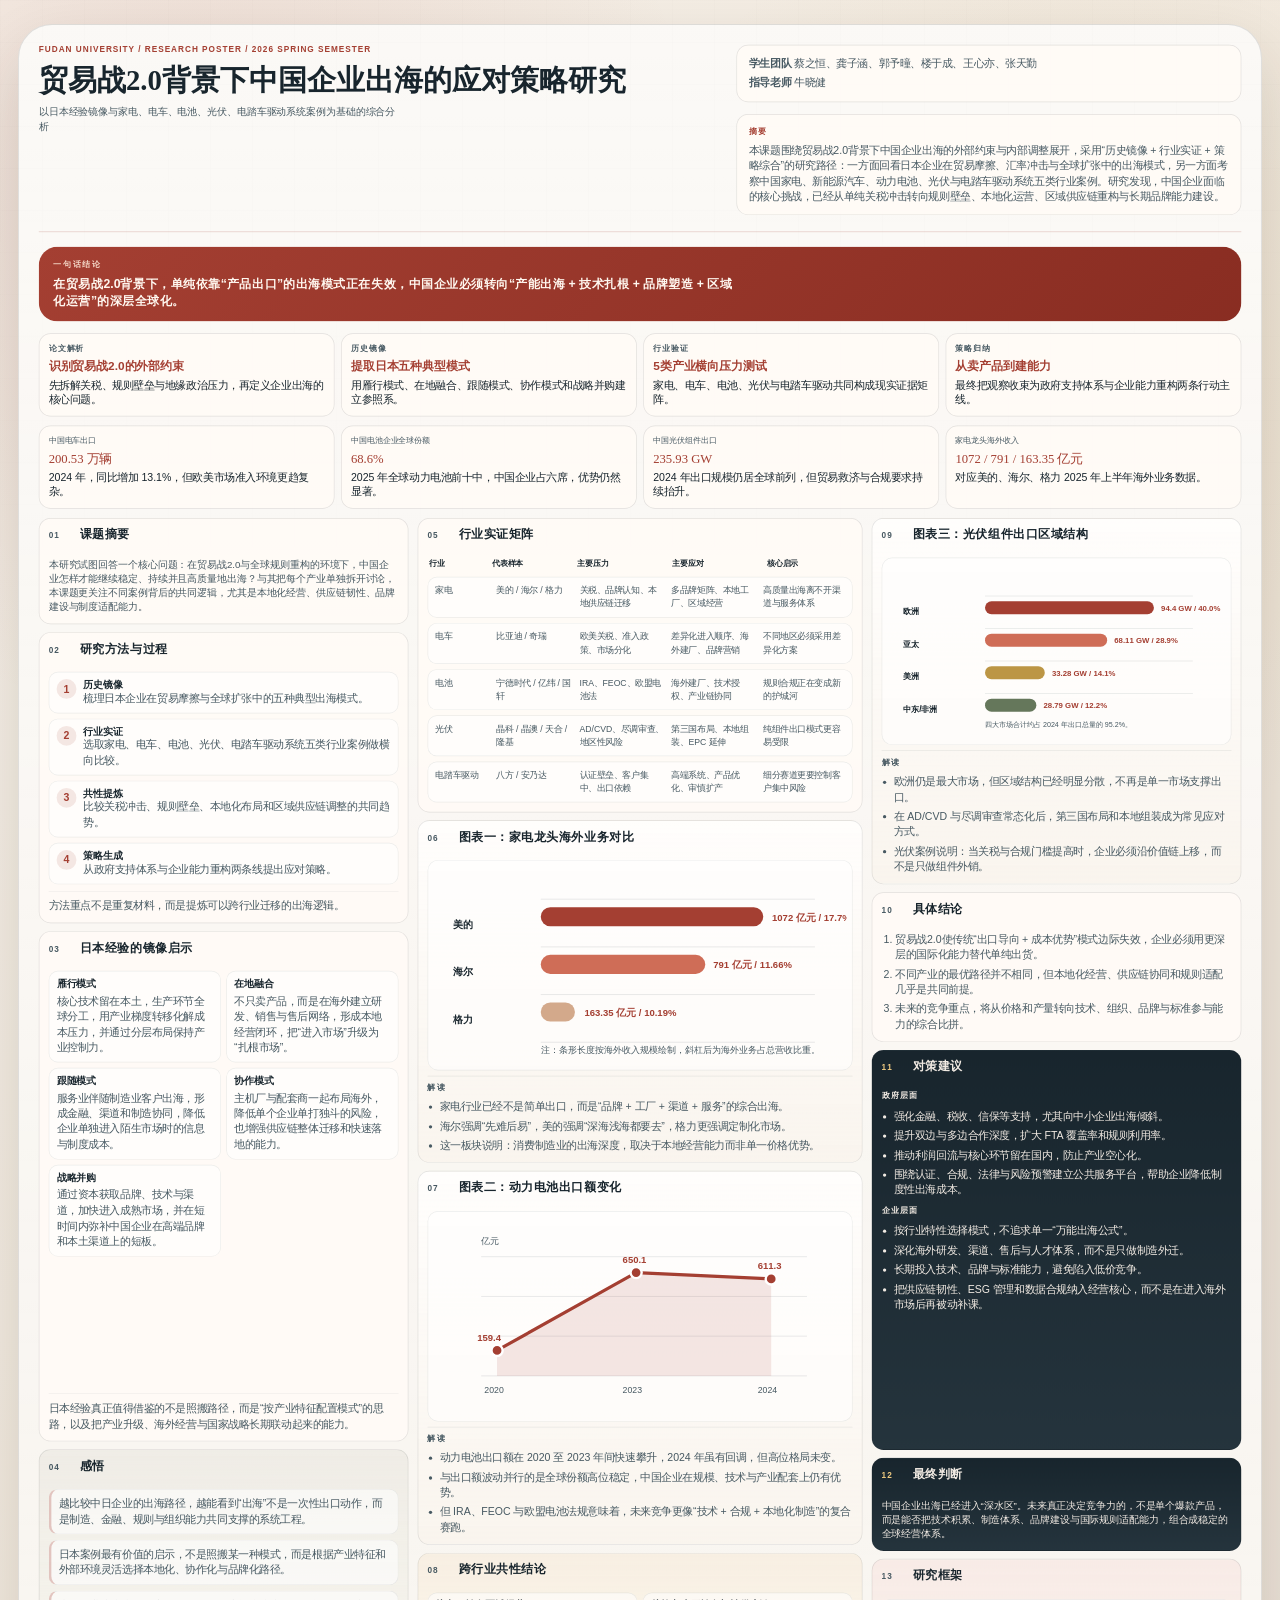
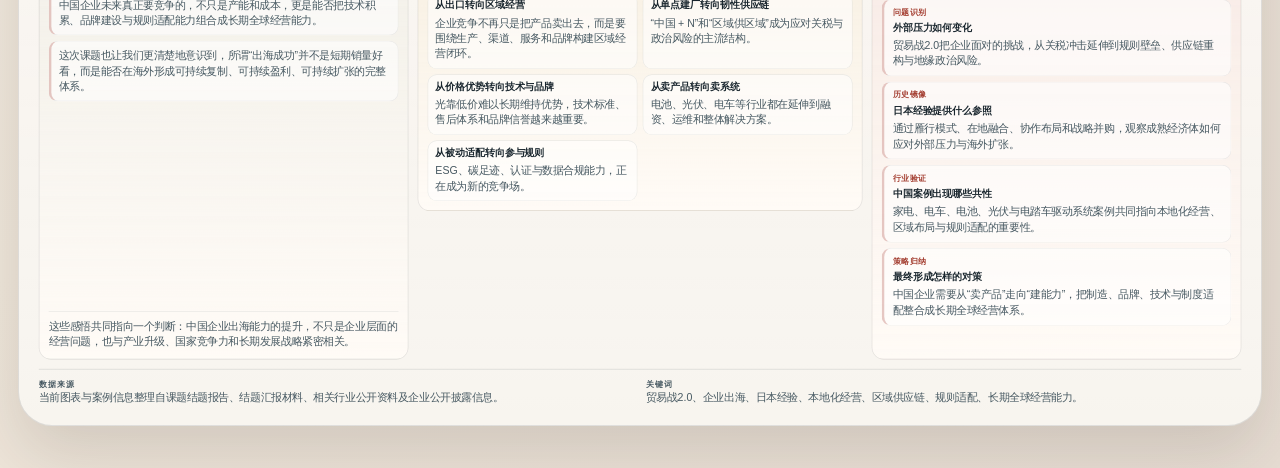
<file: poster/index.html>
<!doctype html>
<html lang="zh-CN">
  <head>
    <meta charset="utf-8" />
    <meta name="viewport" content="width=device-width, initial-scale=1" />
    <title>贸易战2.0背景下中国企业出海的应对策略研究</title>
    <link rel="stylesheet" href="styles.css" />
  </head>
  <body>
    <main class="poster-shell">
      <article class="poster" aria-label="研究海报" data-figma-page="Poster" data-figma-frame="PV-Poster-A1-v1">
        <div class="poster-stage">
        <header class="poster-header">
            <div class="poster-header__main">
              <div class="poster-header__title" data-figma-node="title/main">
                <p class="poster-header__kicker">FUDAN UNIVERSITY / RESEARCH POSTER / 2026 SPRING SEMESTER</p>
                <h1>贸易战2.0背景下中国企业出海的应对策略研究</h1>
                <p class="poster-header__subtitle">
                  以日本经验镜像与家电、电车、电池、光伏、电踏车驱动系统案例为基础的综合分析
                </p>
            </div>
            <div class="poster-header__aside">
              <section class="poster-header__meta" data-figma-node="meta/authors">
                <p><strong>学生团队</strong> 蔡之恒、龚子涵、郭予曈、楼于成、王心亦、张天勤</p>
                <p><strong>指导老师</strong> 牛晓健</p>
              </section>
              <section class="poster-header__summary" data-figma-node="meta/abstract">
                <p class="summary-label">摘要</p>
                <p>
                  本课题围绕贸易战2.0背景下中国企业出海的外部约束与内部调整展开，采用“历史镜像 + 行业实证 +
                  策略综合”的研究路径：一方面回看日本企业在贸易摩擦、汇率冲击与全球扩张中的出海模式，另一方面考察中国家电、新能源汽车、动力电池、光伏与电踏车驱动系统五类行业案例。研究发现，中国企业面临的核心挑战，已经从单纯关税冲击转向规则壁垒、本地化运营、区域供应链重构与长期品牌能力建设。
                </p>
              </section>
            </div>
          </div>
        </header>

        <section class="takeaway-band" data-figma-node="takeaway/main">
          <p class="takeaway-band__label">一句话结论</p>
          <p class="takeaway-band__text">
            在贸易战2.0背景下，单纯依靠“产品出口”的出海模式正在失效，中国企业必须转向“产能出海 + 技术扎根 +
            品牌塑造 + 区域化运营”的深层全球化。
          </p>
        </section>

        <section class="info-grid" data-figma-node="framework/cards">
          <article class="info-card">
            <p class="info-card__label">论文解析</p>
            <p class="info-card__value">识别贸易战2.0的外部约束</p>
            <p class="info-card__note">先拆解关税、规则壁垒与地缘政治压力，再定义企业出海的核心问题。</p>
          </article>
          <article class="info-card">
            <p class="info-card__label">历史镜像</p>
            <p class="info-card__value">提取日本五种典型模式</p>
            <p class="info-card__note">用雁行模式、在地融合、跟随模式、协作模式和战略并购建立参照系。</p>
          </article>
          <article class="info-card">
            <p class="info-card__label">行业验证</p>
            <p class="info-card__value">5类产业横向压力测试</p>
            <p class="info-card__note">家电、电车、电池、光伏与电踏车驱动共同构成现实证据矩阵。</p>
          </article>
          <article class="info-card">
            <p class="info-card__label">策略归纳</p>
            <p class="info-card__value">从卖产品到建能力</p>
            <p class="info-card__note">最终把观察收束为政府支持体系与企业能力重构两条行动主线。</p>
          </article>
        </section>

        <section class="stats-row" data-figma-node="stats/cards">
          <article class="stat-card">
            <p class="stat-card__label">中国电车出口</p>
            <p class="stat-card__value">200.53 万辆</p>
            <p class="stat-card__note">2024 年，同比增加 13.1%，但欧美市场准入环境更趋复杂。</p>
          </article>
          <article class="stat-card">
            <p class="stat-card__label">中国电池企业全球份额</p>
            <p class="stat-card__value">68.6%</p>
            <p class="stat-card__note">2025 年全球动力电池前十中，中国企业占六席，优势仍然显著。</p>
          </article>
          <article class="stat-card">
            <p class="stat-card__label">中国光伏组件出口</p>
            <p class="stat-card__value">235.93 GW</p>
            <p class="stat-card__note">2024 年出口规模仍居全球前列，但贸易救济与合规要求持续抬升。</p>
          </article>
          <article class="stat-card">
            <p class="stat-card__label">家电龙头海外收入</p>
            <p class="stat-card__value">1072 / 791 / 163.35 亿元</p>
            <p class="stat-card__note">对应美的、海尔、格力 2025 年上半年海外业务数据。</p>
          </article>
        </section>

        <section class="poster-grid">
          <div class="poster-column poster-column--edge">
            <section class="panel">
              <div class="panel__head">
                <p class="panel__index">01</p>
                <h2>课题摘要</h2>
              </div>
              <p class="lead-paragraph">
                本研究试图回答一个核心问题：在贸易战2.0与全球规则重构的环境下，中国企业怎样才能继续稳定、持续并且高质量地出海？与其把每个产业单独拆开讨论，本课题更关注不同案例背后的共同逻辑，尤其是本地化经营、供应链韧性、品牌建设与制度适配能力。
              </p>
            </section>

            <section class="panel">
              <div class="panel__head">
                <p class="panel__index">02</p>
                <h2>研究方法与过程</h2>
              </div>
              <div class="method-grid">
                <article class="method-step">
                  <p class="method-step__num">1</p>
                  <div>
                    <h3>历史镜像</h3>
                    <p>梳理日本企业在贸易摩擦与全球扩张中的五种典型出海模式。</p>
                  </div>
                </article>
                <article class="method-step">
                  <p class="method-step__num">2</p>
                  <div>
                    <h3>行业实证</h3>
                    <p>选取家电、电车、电池、光伏、电踏车驱动系统五类行业案例做横向比较。</p>
                  </div>
                </article>
                <article class="method-step">
                  <p class="method-step__num">3</p>
                  <div>
                    <h3>共性提炼</h3>
                    <p>比较关税冲击、规则壁垒、本地化布局和区域供应链调整的共同趋势。</p>
                  </div>
                </article>
                <article class="method-step">
                  <p class="method-step__num">4</p>
                  <div>
                    <h3>策略生成</h3>
                    <p>从政府支持体系与企业能力重构两条线提出应对策略。</p>
                  </div>
                </article>
              </div>
              <p class="panel__summary">方法重点不是重复材料，而是提炼可以跨行业迁移的出海逻辑。</p>
            </section>

            <section class="panel panel--grow" data-figma-node="section/japan-patterns">
              <div class="panel__head">
                <p class="panel__index">03</p>
                <h2>日本经验的镜像启示</h2>
              </div>
              <div class="compact-grid">
                <article class="compact-card">
                  <h3>雁行模式</h3>
                  <p>核心技术留在本土，生产环节全球分工，用产业梯度转移化解成本压力，并通过分层布局保持产业控制力。</p>
                </article>
                <article class="compact-card">
                  <h3>在地融合</h3>
                  <p>不只卖产品，而是在海外建立研发、销售与售后网络，形成本地经营闭环，把“进入市场”升级为“扎根市场”。</p>
                </article>
                <article class="compact-card">
                  <h3>跟随模式</h3>
                  <p>服务业伴随制造业客户出海，形成金融、渠道和制造协同，降低企业单独进入陌生市场时的信息与制度成本。</p>
                </article>
                <article class="compact-card">
                  <h3>协作模式</h3>
                  <p>主机厂与配套商一起布局海外，降低单个企业单打独斗的风险，也增强供应链整体迁移和快速落地的能力。</p>
                </article>
                <article class="compact-card">
                  <h3>战略并购</h3>
                  <p>通过资本获取品牌、技术与渠道，加快进入成熟市场，并在短时间内弥补中国企业在高端品牌和本土渠道上的短板。</p>
                </article>
              </div>
              <p class="panel__summary">日本经验真正值得借鉴的不是照搬路径，而是“按产业特征配置模式”的思路，以及把产业升级、海外经营与国家战略长期联动起来的能力。</p>
            </section>

            <section class="panel panel--reflection panel--grow">
              <div class="panel__head">
                <p class="panel__index">04</p>
                <h2>感悟</h2>
              </div>
              <div class="reflection-list">
                <article class="reflection-item">
                  <p>越比较中日企业的出海路径，越能看到“出海”不是一次性出口动作，而是制造、金融、规则与组织能力共同支撑的系统工程。</p>
                </article>
                <article class="reflection-item">
                  <p>日本案例最有价值的启示，不是照搬某一种模式，而是根据产业特征和外部环境灵活选择本地化、协作化与品牌化路径。</p>
                </article>
                <article class="reflection-item">
                  <p>中国企业未来真正要竞争的，不只是产能和成本，更是能否把技术积累、品牌建设与规则适配能力组合成长期全球经营能力。</p>
                </article>
                <article class="reflection-item">
                  <p>这次课题也让我们更清楚地意识到，所谓“出海成功”并不是短期销量好看，而是能否在海外形成可持续复制、可持续盈利、可持续扩张的完整体系。</p>
                </article>
              </div>
              <p class="panel__summary">这些感悟共同指向一个判断：中国企业出海能力的提升，不只是企业层面的经营问题，也与产业升级、国家竞争力和长期发展战略紧密相关。</p>
            </section>
          </div>

          <div class="poster-column poster-column--wide">
            <section class="panel" data-figma-node="section/china-industry-matrix">
              <div class="panel__head">
                <p class="panel__index">05</p>
                <h2>行业实证矩阵</h2>
              </div>
              <div class="sector-table">
                <div class="sector-table__head">
                  <span>行业</span>
                  <span>代表样本</span>
                  <span>主要压力</span>
                  <span>主要应对</span>
                  <span>核心启示</span>
                </div>
                <div class="sector-table__row">
                  <span>家电</span>
                  <span>美的 / 海尔 / 格力</span>
                  <span>关税、品牌认知、本地供应链迁移</span>
                  <span>多品牌矩阵、本地工厂、区域经营</span>
                  <span>高质量出海离不开渠道与服务体系</span>
                </div>
                <div class="sector-table__row">
                  <span>电车</span>
                  <span>比亚迪 / 奇瑞</span>
                  <span>欧美关税、准入政策、市场分化</span>
                  <span>差异化进入顺序、海外建厂、品牌营销</span>
                  <span>不同地区必须采用差异化方案</span>
                </div>
                <div class="sector-table__row">
                  <span>电池</span>
                  <span>宁德时代 / 亿纬 / 国轩</span>
                  <span>IRA、FEOC、欧盟电池法</span>
                  <span>海外建厂、技术授权、产业链协同</span>
                  <span>规则合规正在变成新的护城河</span>
                </div>
                <div class="sector-table__row">
                  <span>光伏</span>
                  <span>晶科 / 晶澳 / 天合 / 隆基</span>
                  <span>AD/CVD、尽调审查、地区性风险</span>
                  <span>第三国布局、本地组装、EPC 延伸</span>
                  <span>纯组件出口模式更容易受限</span>
                </div>
                <div class="sector-table__row">
                  <span>电踏车驱动</span>
                  <span>八方 / 安乃达</span>
                  <span>认证壁垒、客户集中、出口依赖</span>
                  <span>高端系统、产品优化、审慎扩产</span>
                  <span>细分赛道更要控制客户集中风险</span>
                </div>
              </div>
            </section>

            <section class="panel panel--chart">
              <div class="panel__head">
                <p class="panel__index">06</p>
                <h2>图表一：家电龙头海外业务对比</h2>
              </div>
              <div class="chart-layout">
                <svg class="chart-svg" viewBox="0 0 520 250" role="img" aria-label="家电龙头海外业务对比图">
                  <line class="chart-gridline" x1="135" y1="42" x2="480" y2="42" />
                  <line class="chart-gridline" x1="135" y1="102" x2="480" y2="102" />
                  <line class="chart-gridline" x1="135" y1="162" x2="480" y2="162" />
                  <line class="chart-gridline" x1="135" y1="222" x2="480" y2="222" />
                  <text class="chart-label" x="24" y="78">美的</text>
                  <text class="chart-label" x="24" y="138">海尔</text>
                  <text class="chart-label" x="24" y="198">格力</text>
                  <rect class="chart-bar chart-bar--primary" x="135" y="52" width="280" height="24" rx="12" />
                  <rect class="chart-bar chart-bar--secondary" x="135" y="112" width="207" height="24" rx="12" />
                  <rect class="chart-bar chart-bar--muted" x="135" y="172" width="43" height="24" rx="12" />
                  <text class="chart-value" x="426" y="69">1072 亿元 / 17.7%</text>
                  <text class="chart-value" x="352" y="129">791 亿元 / 11.66%</text>
                  <text class="chart-value" x="190" y="189">163.35 亿元 / 10.19%</text>
                  <text class="chart-axis" x="135" y="236">注：条形长度按海外收入规模绘制，斜杠后为海外业务占总营收比重。</text>
                </svg>
                <div class="chart-note">
                  <p class="chart-note__title">解读</p>
                  <ul>
                    <li>家电行业已经不是简单出口，而是“品牌 + 工厂 + 渠道 + 服务”的综合出海。</li>
                    <li>海尔强调“先难后易”，美的强调“深海浅海都要去”，格力更强调定制化市场。</li>
                    <li>这一板块说明：消费制造业的出海深度，取决于本地经营能力而非单一价格优势。</li>
                  </ul>
                </div>
              </div>
            </section>

            <section class="panel panel--chart">
              <div class="panel__head">
                <p class="panel__index">07</p>
                <h2>图表二：动力电池出口额变化</h2>
              </div>
              <div class="chart-layout">
                <svg class="chart-svg" viewBox="0 0 520 250" role="img" aria-label="动力电池出口额变化图">
                  <line class="chart-gridline" x1="60" y1="200" x2="470" y2="200" />
                  <line class="chart-gridline" x1="60" y1="150" x2="470" y2="150" />
                  <line class="chart-gridline" x1="60" y1="100" x2="470" y2="100" />
                  <line class="chart-gridline" x1="60" y1="50" x2="470" y2="50" />
                  <path class="chart-area" d="M80 168 L255 70 L425 78 L425 200 L80 200 Z" />
                  <path class="chart-line" d="M80 168 L255 70 L425 78" />
                  <circle class="chart-point" cx="80" cy="168" r="7" />
                  <circle class="chart-point" cx="255" cy="70" r="7" />
                  <circle class="chart-point" cx="425" cy="78" r="7" />
                  <text class="chart-axis" x="64" y="222">2020</text>
                  <text class="chart-axis" x="238" y="222">2023</text>
                  <text class="chart-axis" x="408" y="222">2024</text>
                  <text class="chart-value" x="55" y="156">159.4</text>
                  <text class="chart-value" x="238" y="58">650.1</text>
                  <text class="chart-value" x="408" y="66">611.3</text>
                  <text class="chart-axis" x="60" y="34">亿元</text>
                </svg>
                <div class="chart-note">
                  <p class="chart-note__title">解读</p>
                  <ul>
                    <li>动力电池出口额在 2020 至 2023 年间快速攀升，2024 年虽有回调，但高位格局未变。</li>
                    <li>与出口额波动并行的是全球份额高位稳定，中国企业在规模、技术与产业配套上仍有优势。</li>
                    <li>但 IRA、FEOC 与欧盟电池法规意味着，未来竞争更像“技术 + 合规 + 本地化制造”的复合赛跑。</li>
                  </ul>
                </div>
              </div>
            </section>

            <section class="panel panel--accent" data-figma-node="section/cross-case-findings">
              <div class="panel__head">
                <p class="panel__index">08</p>
                <h2>跨行业共性结论</h2>
              </div>
              <div class="trend-grid">
                <article class="trend-card">
                  <h3>从出口转向区域经营</h3>
                  <p>企业竞争不再只是把产品卖出去，而是要围绕生产、渠道、服务和品牌构建区域经营闭环。</p>
                </article>
                <article class="trend-card">
                  <h3>从单点建厂转向韧性供应链</h3>
                  <p>“中国 + N”和“区域供区域”成为应对关税与政治风险的主流结构。</p>
                </article>
                <article class="trend-card">
                  <h3>从价格优势转向技术与品牌</h3>
                  <p>光靠低价难以长期维持优势，技术标准、售后体系和品牌信誉越来越重要。</p>
                </article>
                <article class="trend-card">
                  <h3>从卖产品转向卖系统</h3>
                  <p>电池、光伏、电车等行业都在延伸到融资、运维和整体解决方案。</p>
                </article>
                <article class="trend-card">
                  <h3>从被动适配转向参与规则</h3>
                  <p>ESG、碳足迹、认证与数据合规能力，正在成为新的竞争场。</p>
                </article>
              </div>
            </section>
          </div>

          <div class="poster-column poster-column--edge">
            <section class="panel panel--chart">
              <div class="panel__head">
                <p class="panel__index">09</p>
                <h2>图表三：光伏组件出口区域结构</h2>
              </div>
              <div class="chart-layout chart-layout--stacked">
                <svg class="chart-svg" viewBox="0 0 520 270" role="img" aria-label="2024年中国光伏组件出口区域分布图">
                  <line class="chart-gridline" x1="150" y1="50" x2="470" y2="50" />
                  <line class="chart-gridline" x1="150" y1="100" x2="470" y2="100" />
                  <line class="chart-gridline" x1="150" y1="150" x2="470" y2="150" />
                  <line class="chart-gridline" x1="150" y1="200" x2="470" y2="200" />
                  <text class="chart-label" x="24" y="78">欧洲</text>
                  <text class="chart-label" x="24" y="128">亚太</text>
                  <text class="chart-label" x="24" y="178">美洲</text>
                  <text class="chart-label" x="24" y="228">中东/非洲</text>
                  <rect class="chart-bar chart-bar--primary" x="150" y="58" width="260" height="20" rx="10" />
                  <rect class="chart-bar chart-bar--secondary" x="150" y="108" width="188" height="20" rx="10" />
                  <rect class="chart-bar chart-bar--gold" x="150" y="158" width="92" height="20" rx="10" />
                  <rect class="chart-bar chart-bar--olive" x="150" y="208" width="79" height="20" rx="10" />
                  <text class="chart-value" x="421" y="73">94.4 GW / 40.0%</text>
                  <text class="chart-value" x="349" y="123">68.11 GW / 28.9%</text>
                  <text class="chart-value" x="253" y="173">33.28 GW / 14.1%</text>
                  <text class="chart-value" x="240" y="223">28.79 GW / 12.2%</text>
                  <text class="chart-axis" x="150" y="252">四大市场合计约占 2024 年出口总量的 95.2%。</text>
                </svg>
                <div class="chart-note">
                  <p class="chart-note__title">解读</p>
                  <ul>
                    <li>欧洲仍是最大市场，但区域结构已经明显分散，不再是单一市场支撑出口。</li>
                    <li>在 AD/CVD 与尽调审查常态化后，第三国布局和本地组装成为常见应对方式。</li>
                    <li>光伏案例说明：当关税与合规门槛提高时，企业必须沿价值链上移，而不是只做组件外销。</li>
                  </ul>
                </div>
              </div>
            </section>

            <section class="panel">
              <div class="panel__head">
                <p class="panel__index">10</p>
                <h2>具体结论</h2>
              </div>
              <ol class="finding-list">
                <li>贸易战2.0使传统“出口导向 + 成本优势”模式边际失效，企业必须用更深层的国际化能力替代单纯出货。</li>
                <li>不同产业的最优路径并不相同，但本地化经营、供应链协同和规则适配几乎是共同前提。</li>
                <li>未来的竞争重点，将从价格和产量转向技术、组织、品牌与标准参与能力的综合比拼。</li>
              </ol>
            </section>

            <section class="panel panel--dark panel--grow" data-figma-node="section/recommendations">
              <div class="panel__head panel__head--dark">
                <p class="panel__index">11</p>
                <h2>对策建议</h2>
              </div>
              <div class="dual-action">
                <div class="action-block">
                  <p class="action-block__title">政府层面</p>
                  <ul class="action-list">
                    <li>强化金融、税收、信保等支持，尤其向中小企业出海倾斜。</li>
                    <li>提升双边与多边合作深度，扩大 FTA 覆盖率和规则利用率。</li>
                    <li>推动利润回流与核心环节留在国内，防止产业空心化。</li>
                    <li>围绕认证、合规、法律与风险预警建立公共服务平台，帮助企业降低制度性出海成本。</li>
                  </ul>
                </div>
                <div class="action-block">
                  <p class="action-block__title">企业层面</p>
                  <ul class="action-list">
                    <li>按行业特性选择模式，不追求单一“万能出海公式”。</li>
                    <li>深化海外研发、渠道、售后与人才体系，而不是只做制造外迁。</li>
                    <li>长期投入技术、品牌与标准能力，避免陷入低价竞争。</li>
                    <li>把供应链韧性、ESG 管理和数据合规纳入经营核心，而不是在进入海外市场后再被动补课。</li>
                  </ul>
                </div>
              </div>
            </section>

            <section class="panel panel--dark">
              <div class="panel__head panel__head--dark">
                <p class="panel__index">12</p>
                <h2>最终判断</h2>
              </div>
              <p class="panel__closing">
                中国企业出海已经进入“深水区”。未来真正决定竞争力的，不是单个爆款产品，而是能否把技术积累、制造体系、品牌建设与国际规则适配能力，组合成稳定的全球经营体系。
              </p>
            </section>

            <section class="panel panel--framework panel--grow" data-figma-node="section/research-framework">
              <div class="panel__head">
                <p class="panel__index">13</p>
                <h2>研究框架</h2>
              </div>
              <div class="roadmap">
                <article class="roadmap-step">
                  <p class="roadmap-step__tag">问题识别</p>
                  <h3>外部压力如何变化</h3>
                  <p>贸易战2.0把企业面对的挑战，从关税冲击延伸到规则壁垒、供应链重构与地缘政治风险。</p>
                </article>
                <article class="roadmap-step">
                  <p class="roadmap-step__tag">历史镜像</p>
                  <h3>日本经验提供什么参照</h3>
                  <p>通过雁行模式、在地融合、协作布局和战略并购，观察成熟经济体如何应对外部压力与海外扩张。</p>
                </article>
                <article class="roadmap-step">
                  <p class="roadmap-step__tag">行业验证</p>
                  <h3>中国案例出现哪些共性</h3>
                  <p>家电、电车、电池、光伏与电踏车驱动系统案例共同指向本地化经营、区域布局与规则适配的重要性。</p>
                </article>
                <article class="roadmap-step">
                  <p class="roadmap-step__tag">策略归纳</p>
                  <h3>最终形成怎样的对策</h3>
                  <p>中国企业需要从“卖产品”走向“建能力”，把制造、品牌、技术与制度适配整合成长期全球经营体系。</p>
                </article>
              </div>
            </section>
          </div>
        </section>

        <footer class="poster-footer">
          <div>
            <p class="poster-footer__label">数据来源</p>
            <p>当前图表与案例信息整理自课题结题报告、结题汇报材料、相关行业公开资料及企业公开披露信息。</p>
          </div>
          <div>
            <p class="poster-footer__label">关键词</p>
            <p>贸易战2.0、企业出海、日本经验、本地化经营、区域供应链、规则适配、长期全球经营能力。</p>
          </div>
        </footer>
        </div>
      </article>
    </main>
    <script>
      const isFigmaCapture = window.location.hash.includes("figmacapture=");
      if (isFigmaCapture) {
        document.documentElement.classList.add("is-figma-capture");
        const figmaCaptureScript = document.createElement("script");
        figmaCaptureScript.src = "https://mcp.figma.com/mcp/html-to-design/capture.js";
        figmaCaptureScript.async = true;
        document.head.appendChild(figmaCaptureScript);
      }

      const searchParams = new URLSearchParams(window.location.search);
      if (searchParams.get("measure") === "1") {
        window.addEventListener("load", () => {
          const poster = document.querySelector(".poster");
          const stage = document.querySelector(".poster-stage");
          const debug = document.createElement("pre");
          debug.id = "measure-output";
          debug.textContent = JSON.stringify(
            {
              innerWidth: window.innerWidth,
              innerHeight: window.innerHeight,
              posterClientWidth: poster?.clientWidth ?? null,
              posterClientHeight: poster?.clientHeight ?? null,
              posterScrollWidth: poster?.scrollWidth ?? null,
              posterScrollHeight: poster?.scrollHeight ?? null,
              posterRectHeight: poster?.getBoundingClientRect().height ?? null,
              stageClientWidth: stage?.clientWidth ?? null,
              stageClientHeight: stage?.clientHeight ?? null,
              stageScrollHeight: stage?.scrollHeight ?? null,
              stageRectHeight: stage?.getBoundingClientRect().height ?? null,
            },
            null,
            2
          );
          debug.style.position = "fixed";
          debug.style.right = "12px";
          debug.style.bottom = "12px";
          debug.style.zIndex = "9999";
          debug.style.maxWidth = "320px";
          debug.style.padding = "10px 12px";
          debug.style.borderRadius = "12px";
          debug.style.background = "rgba(24, 37, 45, 0.92)";
          debug.style.color = "#fff";
          debug.style.font = "12px/1.5 monospace";
          document.body.appendChild(debug);
        });
      }
    </script>
  </body>
</html>
</file>
<file: poster/styles.css>
:root {
  --a1-ratio: 594 / 841;
  --screen-poster-width: 1414px;
  --screen-poster-height: 2002px;
  --capture-poster-width: 2100px;
  --capture-poster-height: 2974px;
  --poster-stage-scale: 0.66;
  --paper: #f3ede4;
  --paper-strong: #e8ddd0;
  --panel: rgba(255, 251, 246, 0.88);
  --ink: #18252d;
  --ink-soft: #475962;
  --accent: #a43f32;
  --accent-soft: #cf6d57;
  --gold: #bc9645;
  --olive: #65775b;
  --line: rgba(24, 37, 45, 0.12);
  --shadow: 0 28px 64px rgba(43, 34, 25, 0.14);
  --radius-lg: 28px;
  --radius-md: 18px;
  --radius-sm: 14px;
}

* {
  box-sizing: border-box;
}

html {
  font-size: 16px;
}

body {
  margin: 0;
  color: var(--ink);
  font-family: "Noto Sans SC", "Source Han Sans SC", "Microsoft YaHei", sans-serif;
  background:
    radial-gradient(circle at 15% 10%, rgba(164, 63, 50, 0.13), transparent 24%),
    radial-gradient(circle at 82% 18%, rgba(188, 150, 69, 0.12), transparent 24%),
    linear-gradient(135deg, #f6f0e8 0%, #efe6da 56%, #e7ddd3 100%);
}

body::before {
  content: "";
  position: fixed;
  inset: 0;
  pointer-events: none;
  background-image:
    linear-gradient(rgba(24, 37, 45, 0.024) 1px, transparent 1px),
    linear-gradient(90deg, rgba(24, 37, 45, 0.024) 1px, transparent 1px);
  background-size: 42px 42px;
  mask-image: linear-gradient(to bottom, rgba(0, 0, 0, 0.38), transparent 78%);
}

.poster-shell {
  padding: 24px 18px 42px;
  display: flex;
  justify-content: center;
}

.poster {
  width: min(100%, var(--screen-poster-width));
  height: var(--screen-poster-height);
  margin: 0;
  padding: 0;
  border: 1px solid var(--line);
  border-radius: 34px;
  background:
    linear-gradient(180deg, rgba(255, 255, 255, 0.68), rgba(255, 255, 255, 0.42)),
    var(--paper);
  box-shadow: var(--shadow);
  overflow: hidden;
}

.poster-stage {
  width: calc(100% / var(--poster-stage-scale));
  height: calc(100% / var(--poster-stage-scale));
  min-height: calc(100% / var(--poster-stage-scale));
  padding: 30px;
  transform: scale(var(--poster-stage-scale));
  transform-origin: top left;
  display: flex;
  flex-direction: column;
}

.poster-header {
  padding-bottom: 24px;
  border-bottom: 2px solid rgba(164, 63, 50, 0.14);
}

.poster-header__main {
  display: grid;
  grid-template-columns: minmax(0, 1.15fr) minmax(360px, 0.85fr);
  gap: 22px;
  align-items: start;
}

.poster-header__aside {
  display: grid;
  gap: 18px;
}

.poster-header__kicker,
.eyebrow,
.takeaway-band__label,
.info-card__label,
.panel__index,
.summary-label,
.poster-footer__label {
  text-transform: uppercase;
  letter-spacing: 0.12em;
  font-weight: 700;
}

.poster-header__kicker {
  margin: 0 0 18px;
  color: var(--accent);
  font-size: 0.78rem;
}

.poster-header__meta,
.poster-header__summary,
.info-card,
.stat-card,
.panel {
  border: 1px solid var(--line);
  border-radius: var(--radius-md);
  background: var(--panel);
}

.poster-header__meta,
.poster-header__summary {
  padding: 16px 18px;
}

.poster-header__meta p,
.poster-header__summary p,
.poster-footer p,
.panel p,
.panel li {
  margin: 0;
  color: var(--ink-soft);
  line-height: 1.46;
}

.poster-header__meta p + p {
  margin-top: 6px;
}

h1,
h2,
h3 {
  margin: 0;
  font-family: "Noto Serif SC", "Source Han Serif SC", "Songti SC", serif;
}

h1 {
  font-size: clamp(2.28rem, 3.4vw, 3.5rem);
  line-height: 1.02;
}

h2 {
  font-size: clamp(1.14rem, 1.45vw, 1.58rem);
  line-height: 1.12;
}

h3 {
  font-size: 0.92rem;
  line-height: 1.18;
}

.eyebrow {
  margin: 0 0 10px;
  color: var(--ink-soft);
  font-size: 0.82rem;
}

.poster-header__subtitle {
  margin-top: 14px;
  max-width: 34rem;
  color: var(--ink-soft);
  font-size: 0.95rem;
  line-height: 1.46;
}

.summary-label {
  margin-bottom: 8px !important;
  color: var(--accent) !important;
  font-size: 0.78rem;
}

.takeaway-band {
  margin: 22px 0 18px;
  padding: 18px 22px;
  border-radius: var(--radius-lg);
  background:
    linear-gradient(135deg, rgba(164, 63, 50, 0.96), rgba(136, 44, 33, 0.96)),
    var(--accent);
  color: #fff7ef;
}

.takeaway-band__label {
  margin: 0 0 10px;
  color: rgba(255, 237, 220, 0.88);
  font-size: 0.8rem;
}

.takeaway-band__text {
  margin: 0;
  max-width: 65rem;
  font-size: clamp(1.08rem, 1.45vw, 1.56rem);
  line-height: 1.34;
  font-weight: 700;
}

.info-grid,
.stats-row {
  display: grid;
  gap: 10px;
  align-items: stretch;
}

.info-grid {
  grid-template-columns: repeat(4, minmax(0, 1fr));
}

.stats-row {
  grid-template-columns: repeat(4, minmax(0, 1fr));
  margin-top: 14px;
}

.info-card,
.stat-card,
.panel {
  padding: 14px;
}

.info-card,
.stat-card {
  height: 100%;
}

.info-card__label,
.stat-card__label {
  margin: 0 0 8px;
  color: var(--ink-soft);
  font-size: 0.78rem;
}

.info-card__value {
  margin: 0 0 8px;
  color: var(--accent);
  font-size: 1.12rem;
  line-height: 1.18;
  font-weight: 700;
}

.info-card__note,
.stat-card__note {
  margin: 0;
}

.stat-card__value {
  margin: 0 0 8px;
  color: var(--accent);
  font-family: "Noto Serif SC", "Source Han Serif SC", "Songti SC", serif;
  font-size: clamp(1.2rem, 1.48vw, 1.72rem);
  line-height: 1.08;
}

.poster-grid {
  display: grid;
  grid-template-columns: minmax(0, 0.98fr) minmax(0, 1.18fr) minmax(0, 0.98fr);
  gap: 14px;
  margin-top: 14px;
  flex: 1 1 auto;
  min-height: 0;
  align-items: stretch;
}

.poster-column {
  display: flex;
  flex-direction: column;
  gap: 12px;
  min-height: 0;
}

.poster-column--edge {
  justify-content: stretch;
}

.panel--accent {
  background:
    linear-gradient(180deg, rgba(188, 150, 69, 0.11), rgba(255, 251, 246, 0.88)),
    var(--panel);
}

.panel--dark {
  background:
    linear-gradient(180deg, rgba(24, 37, 45, 0.98), rgba(37, 52, 61, 0.98)),
    var(--ink);
  color: rgba(255, 247, 238, 0.94);
}

.panel--reflection {
  background:
    linear-gradient(180deg, rgba(101, 119, 91, 0.1), rgba(255, 251, 246, 0.88)),
    var(--panel);
}

.panel--chart {
  background:
    linear-gradient(180deg, rgba(255, 255, 255, 0.62), rgba(249, 244, 237, 0.9)),
    var(--panel);
}

.panel--figma {
  background:
    linear-gradient(180deg, rgba(24, 37, 45, 0.06), rgba(255, 251, 246, 0.96)),
    var(--panel);
}

.panel--framework {
  background:
    linear-gradient(180deg, rgba(164, 63, 50, 0.08), rgba(255, 251, 246, 0.94)),
    var(--panel);
}

.panel--grow {
  flex: 1 1 0;
  display: flex;
  flex-direction: column;
}

.panel__head {
  display: flex;
  gap: 12px;
  align-items: baseline;
  margin-bottom: 10px;
  min-height: 2.2rem;
}

.panel__head--dark h2,
.panel--dark p,
.panel--dark li {
  color: rgba(255, 247, 238, 0.94);
}

.panel__index {
  margin: 0;
  min-width: 2.2rem;
  color: var(--accent);
  font-size: 0.78rem;
}

.panel--dark .panel__index {
  color: #efca80;
}

.lead-paragraph {
  font-size: 0.92rem;
}

.panel__summary {
  margin-top: 10px !important;
  padding-top: 10px;
  border-top: 1px solid rgba(24, 37, 45, 0.08);
}

.method-grid,
.compact-grid,
.trend-grid,
.reflection-list {
  display: grid;
  gap: 8px;
}

.panel--grow .compact-grid,
.panel--grow .reflection-list,
.panel--grow .roadmap,
.panel--grow .dual-action {
  flex: 1 1 auto;
  align-content: start;
}

.method-step,
.compact-card,
.trend-card,
.reflection-item,
.sector-table__row {
  padding: 10px 11px;
  border: 1px solid rgba(24, 37, 45, 0.08);
  border-radius: var(--radius-sm);
  background: rgba(255, 255, 255, 0.54);
}

.method-step {
  display: grid;
  grid-template-columns: 30px 1fr;
  gap: 10px;
  align-items: start;
}

.method-step__num {
  display: grid;
  place-items: center;
  width: 30px;
  height: 30px;
  border-radius: 50%;
  background: rgba(164, 63, 50, 0.12);
  color: var(--accent) !important;
  font-weight: 700;
}

.compact-grid {
  grid-template-columns: repeat(2, minmax(0, 1fr));
}

.reflection-item {
  border-left: 4px solid rgba(164, 63, 50, 0.28);
}

.sector-table {
  display: grid;
  gap: 8px;
  font-size: 0.82rem;
}

.sector-table__head,
.sector-table__row {
  display: grid;
  grid-template-columns: 0.64fr 0.9fr 1fr 1fr 0.96fr;
  gap: 10px;
  align-items: start;
}

.sector-table__head {
  padding: 0 2px 4px;
  color: var(--ink);
  font-weight: 700;
  font-size: 0.78rem;
}

.sector-table__row span {
  display: block;
  color: var(--ink-soft);
  line-height: 1.52;
}

.trend-grid {
  grid-template-columns: repeat(2, minmax(0, 1fr));
}

.trend-card p,
.compact-card p {
  margin-top: 6px;
}

.chart-layout {
  display: grid;
  grid-template-columns: 1fr;
  gap: 8px;
  align-items: start;
}

.chart-layout--stacked {
  grid-template-columns: 1fr;
}

.chart-svg {
  width: 100%;
  height: auto;
  display: block;
  padding: 8px;
  border: 1px solid rgba(24, 37, 45, 0.08);
  border-radius: 16px;
  background: rgba(255, 255, 255, 0.55);
}

.chart-gridline {
  stroke: rgba(24, 37, 45, 0.12);
  stroke-width: 1;
}

.chart-bar--primary {
  fill: var(--accent);
}

.chart-bar--secondary {
  fill: var(--accent-soft);
}

.chart-bar--muted {
  fill: #d3a98b;
}

.chart-bar--gold {
  fill: var(--gold);
}

.chart-bar--olive {
  fill: var(--olive);
}

.chart-area {
  fill: rgba(164, 63, 50, 0.12);
}

.chart-line {
  fill: none;
  stroke: var(--accent);
  stroke-width: 4;
  stroke-linecap: round;
  stroke-linejoin: round;
}

.chart-point {
  fill: var(--accent);
  stroke: #fff;
  stroke-width: 3;
}

.chart-label,
.chart-value,
.chart-axis {
  font-family: "Noto Sans SC", "Source Han Sans SC", "Microsoft YaHei", sans-serif;
}

.chart-label {
  fill: var(--ink);
  font-size: 13px;
  font-weight: 700;
}

.chart-value {
  fill: var(--accent);
  font-size: 12px;
  font-weight: 700;
}

.chart-axis {
  fill: var(--ink-soft);
  font-size: 11px;
}

.chart-note {
  display: grid;
  gap: 8px;
  padding-top: 8px;
  border-top: 1px solid rgba(24, 37, 45, 0.08);
}

.chart-note__title,
.action-block__title {
  margin: 0;
  color: var(--accent);
  font-weight: 700;
  letter-spacing: 0.06em;
  text-transform: uppercase;
  font-size: 0.8rem;
}

.chart-note ul,
.action-list,
.finding-list {
  margin: 0;
  padding-left: 1.15rem;
  display: grid;
  gap: 6px;
}

.finding-list {
  padding-left: 1.3rem;
}

.dual-action {
  display: grid;
  grid-template-columns: 1fr;
  gap: 10px;
}

.roadmap {
  display: grid;
  gap: 8px;
}

.roadmap-step {
  padding: 11px 13px;
  border: 1px solid rgba(24, 37, 45, 0.08);
  border-left: 4px solid rgba(164, 63, 50, 0.28);
  border-radius: var(--radius-sm);
  background: rgba(255, 255, 255, 0.56);
}

.roadmap-step h3 {
  margin-bottom: 6px;
}

.roadmap-step__tag {
  margin: 0 0 6px !important;
  color: var(--accent) !important;
  font-size: 0.76rem;
  font-weight: 700;
  letter-spacing: 0.08em;
  text-transform: uppercase;
}

.action-block {
  display: grid;
  gap: 10px;
}

.panel__closing {
  font-size: 0.94rem;
}

.bridge-list {
  margin: 0;
  padding-left: 1.2rem;
  display: grid;
  gap: 12px;
}

.bridge-list li {
  color: var(--ink-soft);
  line-height: 1.58;
}

.bridge-list strong {
  display: block;
  margin-bottom: 4px;
  color: var(--ink);
  font-size: 0.95rem;
}

.bridge-list span {
  display: block;
}

.poster-footer {
  display: grid;
  grid-template-columns: 1fr 1fr;
  gap: 18px;
  margin-top: 14px;
  padding-top: 12px;
  border-top: 2px solid rgba(24, 37, 45, 0.08);
  align-items: start;
}

.poster-footer__label {
  margin: 0 0 8px;
  color: var(--accent);
  font-size: 0.78rem;
}

@media (max-width: 1180px) {
  .poster {
    padding: 18px;
    height: auto;
    overflow: visible;
  }

  .poster-stage {
    width: auto;
    height: auto;
    min-height: auto;
    padding: 0;
    transform: none;
  }

  .poster-header__main,
  .poster-grid,
  .poster-footer {
    grid-template-columns: 1fr;
  }

  .info-grid,
  .stats-row {
    grid-template-columns: repeat(2, minmax(0, 1fr));
  }
}

@media (max-width: 920px) {
  .poster-shell {
    padding: 12px;
  }

  .poster {
    border-radius: 22px;
  }

  .compact-grid,
  .trend-grid,
  .chart-layout,
  .chart-layout--stacked,
  .info-grid,
  .stats-row,
  .sector-table__head,
  .sector-table__row {
    grid-template-columns: 1fr;
  }

  .takeaway-band {
    padding: 18px;
  }
}

@page {
  size: A1 portrait;
  margin: 0;
}

@media print {
  body {
    background: #fff;
  }

  body::before {
    display: none;
  }

  .poster-shell {
    padding: 0;
  }

  .poster {
    width: 594mm;
    height: 841mm;
    padding: 0;
    border: none;
    border-radius: 0;
    box-shadow: none;
    overflow: hidden;
  }

  .poster-stage {
    width: calc(100% / var(--poster-stage-scale));
    height: calc(100% / var(--poster-stage-scale));
    min-height: calc(100% / var(--poster-stage-scale));
    padding: 14mm;
    transform: scale(var(--poster-stage-scale));
    transform-origin: top left;
  }
}

html.is-figma-capture .poster-shell {
  min-width: calc(var(--capture-poster-width) + 36px);
}

html.is-figma-capture .poster {
  width: var(--capture-poster-width);
  height: var(--capture-poster-height);
}

html.is-figma-capture .poster-stage {
  width: auto;
  height: 100%;
  min-height: auto;
  padding: 30px;
  transform: none;
}

html.is-figma-capture .poster-header__main {
  grid-template-columns: minmax(0, 1.15fr) minmax(360px, 0.85fr);
}

html.is-figma-capture .poster-grid {
  grid-template-columns: minmax(0, 0.98fr) minmax(0, 1.18fr) minmax(0, 0.98fr);
}

html.is-figma-capture .poster-footer {
  grid-template-columns: 1fr 1fr;
}

html.is-figma-capture .info-grid,
html.is-figma-capture .stats-row {
  grid-template-columns: repeat(4, minmax(0, 1fr));
}

html.is-figma-capture .compact-grid,
html.is-figma-capture .trend-grid {
  grid-template-columns: repeat(2, minmax(0, 1fr));
}

html.is-figma-capture .sector-table__head,
html.is-figma-capture .sector-table__row {
  grid-template-columns: 0.64fr 0.9fr 1fr 1fr 0.96fr;
}
</file>
